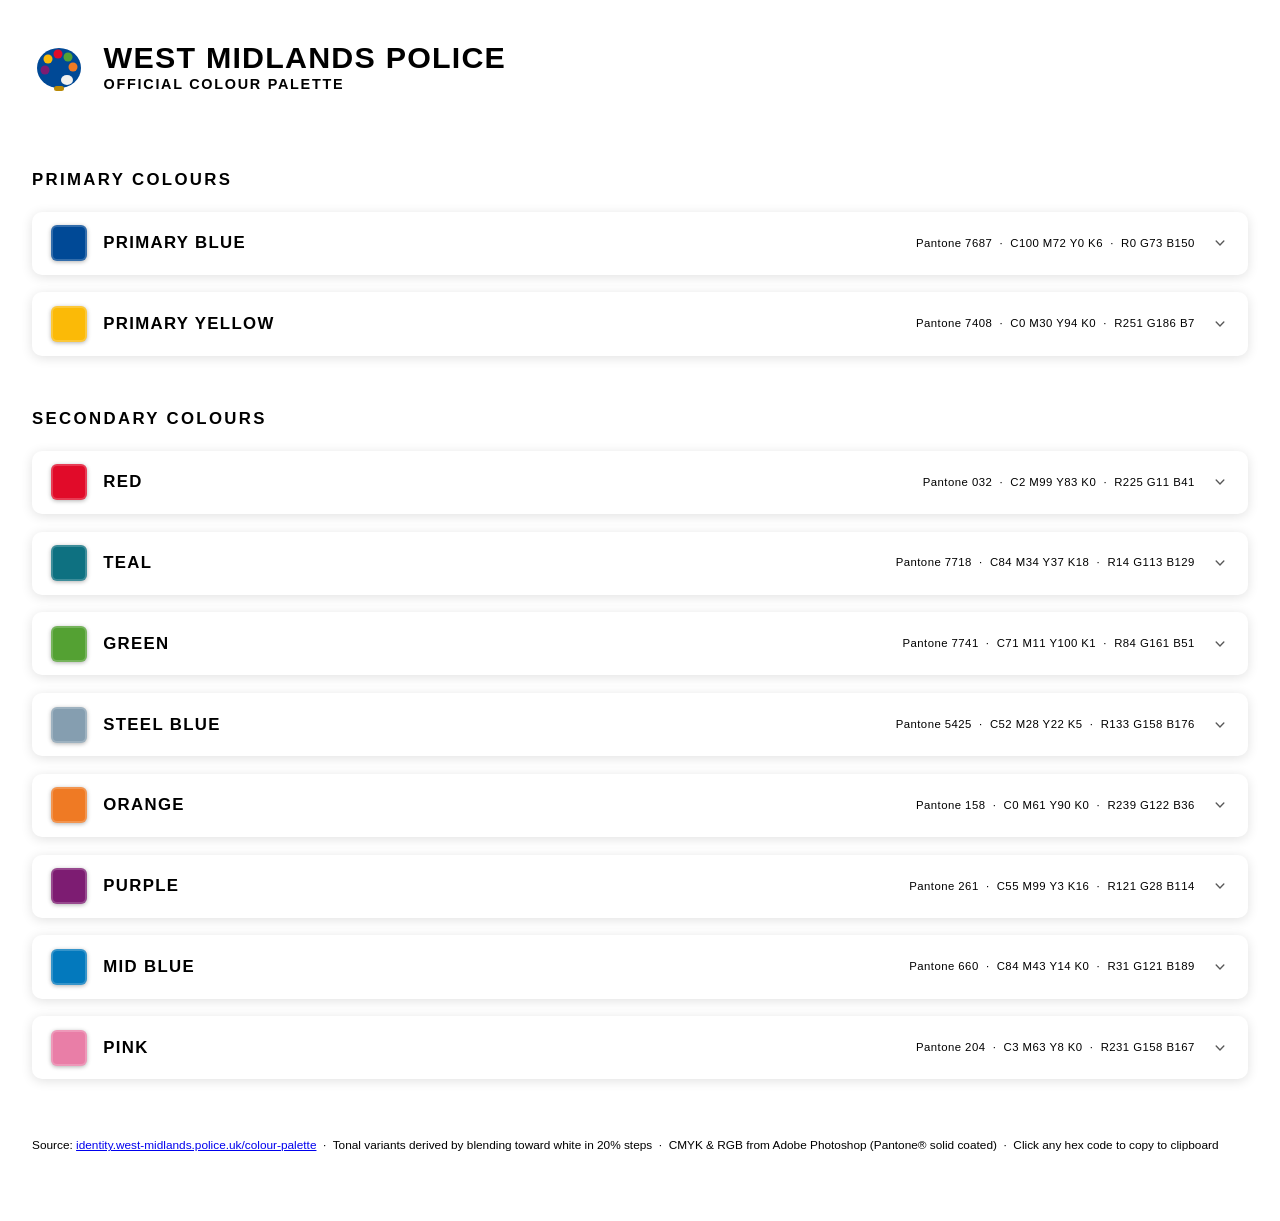
<file: Index.html>
<!DOCTYPE html>

<html lang="en">
<head>
<meta charset="UTF-8">
<meta name="viewport" content="width=device-width, initial-scale=1.0">
<title>West Midlands Police – Colour Palette</title>
<style>
  @import url('https://fonts.googleapis.com/css2?family=Barlow+Condensed:wght@600;700&family=Barlow:wght@400;500;600&display=swap');

/* ── Design tokens ── */
:root {
–wmp-yellow: #fbba07;
–wmp-blue:   #004996;

```
/* Light mode */
--bg:           #f2f2f0;
--surface:      #ffffff;
--surface-alt:  #f7f7f5;
--border:       #e0e0dc;
--text:         #111122;
--text-mid:     #5a5a6b;

--header-bg:    #2c2c38;
--header-text:  #ffffff;
--header-sub:   rgba(255,255,255,0.6);

--th-bg:        #ededeb;
--th-text:      #6b6b7a;
--row-hover:    #f4f4f2;
--primary-mark: var(--wmp-yellow);

--hex-bg:       #f0f0ee;
--hex-border:   #d8d8d4;
--hex-text:     #111122;
--hex-hover-bg: var(--wmp-yellow);
--hex-hover-border: #d4a006;
--hex-hover-text: #111;
--hex-copied-bg: #d4edda;
--hex-copied-border: #54a133;
--hex-copied-text: #1e5c12;

--toast-bg:     #111122;
--toast-text:   #ffffff;

--section-label-text: var(--wmp-blue);
```

}

@media (prefers-color-scheme: dark) {
:root {
–bg:           #14141e;
–surface:      #1e1e2c;
–surface-alt:  #232333;
–border:       #2e2e40;
–text:         #e8e8f0;
–text-mid:     #8888a0;

```
  --header-bg:    #2a2a3a;
  --header-text:  #e8e8f0;
  --header-sub:   rgba(232,232,240,0.5);

  --th-bg:        #202030;
  --th-text:      #7878a0;
  --row-hover:    #242434;
  --primary-mark: var(--wmp-yellow);

  --hex-bg:       #252535;
  --hex-border:   #383850;
  --hex-text:     #e8e8f0;
  --hex-hover-bg: var(--wmp-yellow);
  --hex-hover-border: #d4a006;
  --hex-hover-text: #111;
  --hex-copied-bg: #1a3d20;
  --hex-copied-border: #54a133;
  --hex-copied-text: #7ed479;

  --toast-bg:     #e8e8f0;
  --toast-text:   #111122;

  --section-label-text: #8ab4e8;
}
```

}

*, *::before, *::after { box-sizing: border-box; margin: 0; padding: 0; }

body {
background: var(–bg);
color: var(–text);
font-family: ‘Barlow’, sans-serif;
padding: 2.5rem 2rem 4rem;
transition: background 0.2s, color 0.2s;
}

/* ── Header ── */
header {
display: flex;
align-items: center;
gap: 1.1rem;
margin-bottom: 2.5rem;
}

.palette-logo { flex-shrink: 0; width: 54px; height: 54px; }

h1 {
font-family: ‘Barlow Condensed’, sans-serif;
font-size: 1.9rem; font-weight: 700;
text-transform: uppercase; letter-spacing: 0.04em;
color: var(–wmp-blue); line-height: 1;
}

@media (prefers-color-scheme: dark) {
h1 { color: #8ab4e8; }
}

h1 span {
display: block; font-size: 0.9rem; font-weight: 600;
color: var(–text-mid); letter-spacing: 0.12em;
text-transform: uppercase; margin-top: 0.3rem;
}

/* ── Section label ── */
.section-label {
font-family: ‘Barlow Condensed’, sans-serif;
font-size: 1.05rem; font-weight: 700;
text-transform: uppercase; letter-spacing: 0.14em;
color: var(–section-label-text);
margin: 2.25rem 0 0.9rem;
padding-bottom: 0.45rem;
border-bottom: 3px solid var(–wmp-yellow);
display: inline-block;
}

/* ── Colour group ── */
.colour-group {
background: var(–surface);
border-radius: 10px;
overflow: hidden;
box-shadow: 0 2px 12px rgba(0,0,0,0.12);
margin-bottom: 1.1rem;
border: 1px solid var(–border);
}

/* ── Collapsible header ── */
.group-header {
display: flex;
align-items: center;
gap: 1rem;
padding: 0.85rem 1.2rem;
background: var(–header-bg);
color: var(–header-text);
cursor: pointer;
user-select: none;
transition: filter 0.15s;
}
.group-header:hover { filter: brightness(1.15); }

.group-core-swatch {
width: 36px; height: 36px;
border-radius: 6px;
border: 2px solid rgba(255,255,255,0.2);
flex-shrink: 0;
box-shadow: 0 1px 4px rgba(0,0,0,0.3);
}

.group-title {
font-family: ‘Barlow Condensed’, sans-serif;
font-size: 1.05rem; font-weight: 700;
text-transform: uppercase; letter-spacing: 0.08em;
flex: 1;
color: var(–header-text);
}

.group-meta {
font-size: 0.71rem;
color: var(–header-sub);
font-family: ‘Barlow Condensed’, sans-serif;
letter-spacing: 0.04em;
text-align: right; line-height: 1.7;
}

.chevron {
flex-shrink: 0; width: 18px; height: 18px;
opacity: 0.65;
transition: transform 0.25s ease;
color: var(–header-text);
}
.colour-group.open .chevron { transform: rotate(180deg); }

/* ── Collapsible body ── */
.group-body {
display: grid;
grid-template-rows: 0fr;
transition: grid-template-rows 0.28s ease;
}
.colour-group.open .group-body { grid-template-rows: 1fr; }
.group-body-inner { overflow: hidden; }

/* ── Table ── */
.palette-table {
width: 100%;
border-collapse: collapse;
font-size: 0.875rem;
}

.palette-table thead tr { background: var(–th-bg); }

.palette-table thead th {
padding: 0.55rem 1.1rem;
text-align: left;
font-family: ‘Barlow Condensed’, sans-serif;
font-weight: 600; font-size: 0.74rem;
letter-spacing: 0.1em; text-transform: uppercase;
color: var(–th-text);
border-bottom: 1px solid var(–border);
}

.palette-table tbody tr {
border-bottom: 1px solid var(–border);
transition: background 0.12s;
}
.palette-table tbody tr:last-child { border-bottom: none; }
.palette-table tbody tr:hover { background: var(–row-hover); }

.palette-table td {
padding: 0.7rem 1.1rem;
vertical-align: middle;
color: var(–text);
}

/* ── Swatch ── */
.swatch-cell { display: flex; align-items: center; gap: 0.85rem; }

.swatch {
width: 42px; height: 42px;
border-radius: 6px; flex-shrink: 0;
border: 1px solid rgba(128,128,128,0.2);
box-shadow: 0 1px 4px rgba(0,0,0,0.15);
}

.tone-label {
font-family: ‘Barlow Condensed’, sans-serif;
font-size: 0.95rem; font-weight: 600;
letter-spacing: 0.04em;
color: var(–text);
}
.tone-sub { font-size: 0.73rem; color: var(–text-mid); margin-top: 2px; }

/* ── Hex badge ── */
.hex-badge {
display: inline-flex;
align-items: center;
gap: 0.35rem;
font-family: ‘Courier New’, monospace;
font-size: 0.82rem; font-weight: 600;
background: var(–hex-bg);
border: 1px solid var(–hex-border);
border-radius: 4px;
padding: 0.2rem 0.55rem;
color: var(–hex-text);
letter-spacing: 0.05em;
cursor: pointer;
transition: background 0.15s, border-color 0.15s, color 0.15s;
white-space: nowrap;
}
.hex-badge svg { flex-shrink: 0; opacity: 0.4; transition: opacity 0.15s; }
.hex-badge:hover {
background: var(–hex-hover-bg);
border-color: var(–hex-hover-border);
color: var(–hex-hover-text);
}
.hex-badge:hover svg { opacity: 0.7; }
.hex-badge.copied {
background: var(–hex-copied-bg);
border-color: var(–hex-copied-border);
color: var(–hex-copied-text);
}

/* ── Tint bar ── */
.tone-bar-wrap { display: flex; align-items: center; gap: 0.5rem; }
.tone-bar {
height: 8px; border-radius: 4px;
width: 80px; flex-shrink: 0;
border: 1px solid rgba(128,128,128,0.15);
}
.tone-pct { font-size: 0.73rem; color: var(–text-mid); white-space: nowrap; }

/* ── Primary row ── */
.is-primary { background: var(–surface-alt); }
.is-primary td:first-child { border-left: 3px solid var(–primary-mark); }

.code-small { font-family: ‘Courier New’, monospace; font-size: 0.75rem; color: var(–text-mid); }

/* ── Toast ── */
#toast {
position: fixed; bottom: 1.5rem; right: 1.5rem;
background: var(–toast-bg); color: var(–toast-text);
font-family: ‘Barlow’, sans-serif;
font-size: 0.82rem; font-weight: 500;
padding: 0.5rem 1rem; border-radius: 6px;
opacity: 0; pointer-events: none;
transition: opacity 0.2s;
z-index: 999;
box-shadow: 0 4px 16px rgba(0,0,0,0.25);
}
#toast.show { opacity: 1; }

/* ── Footer ── */
footer {
margin-top: 2.5rem; font-size: 0.74rem; color: var(–text-mid);
border-top: 1px solid var(–border); padding-top: 1rem; line-height: 1.8;
}
footer a { color: var(–wmp-blue); }
@media (prefers-color-scheme: dark) { footer a { color: #8ab4e8; } }

@media (max-width: 680px) {
.palette-table thead th:nth-child(4),
.palette-table td:nth-child(4) { display: none; }
.group-meta { display: none; }
body { padding: 1.25rem 0.75rem 3rem; }
}
</style>

</head>
<body>

<header>
  <svg class="palette-logo" viewBox="0 0 54 54" fill="none" xmlns="http://www.w3.org/2000/svg" aria-hidden="true">
    <ellipse cx="27" cy="28" rx="22" ry="20" fill="#004996"/>
    <ellipse cx="35" cy="40" rx="6" ry="5" fill="#f2f2f0"/>
    <circle cx="16" cy="19" r="4.5" fill="#fbba07"/>
    <circle cx="26" cy="14" r="4.5" fill="#e10b29"/>
    <circle cx="36" cy="17" r="4.5" fill="#54a133"/>
    <circle cx="41" cy="27" r="4.5" fill="#ef7a24"/>
    <circle cx="13" cy="30" r="4.5" fill="#7d1c72"/>
    <rect x="22" y="46" width="10" height="5" rx="2.5" fill="#b98a06"/>
  </svg>
  <h1>West Midlands Police
    <span>Official Colour Palette</span>
  </h1>
</header>

<div id="palette-root"></div>
<div id="toast"></div>

<footer>
  Source: <a href="https://identity.west-midlands.police.uk/colour-palette/" target="_blank">identity.west-midlands.police.uk/colour-palette</a>
  &nbsp;·&nbsp; Tonal variants derived by blending toward white in 20% steps
  &nbsp;·&nbsp; CMYK &amp; RGB from Adobe Photoshop (Pantone® solid coated)
  &nbsp;·&nbsp; Click any hex code to copy to clipboard
</footer>

<script>
function hexToRgb(hex) {
  const h = hex.replace('#','');
  return [parseInt(h.slice(0,2),16), parseInt(h.slice(2,4),16), parseInt(h.slice(4,6),16)];
}
function rgbToHex(r,g,b) {
  return '#' + [r,g,b].map(v => Math.round(v).toString(16).padStart(2,'0')).join('');
}
function tint(hex, t) {
  const [r,g,b] = hexToRgb(hex);
  return rgbToHex(r+(255-r)*t, g+(255-g)*t, b+(255-b)*t);
}
function buildTones(hex) {
  return [0,0.2,0.4,0.6,0.8].map((t,i) => ({
    hex: tint(hex,t),
    pct: [100,80,60,40,20][i]+'%',
  }));
}

const toast = document.getElementById('toast');
let toastTimer;
function copyHex(hex, el) {
  navigator.clipboard.writeText(hex).then(() => {
    el.classList.add('copied');
    el.querySelector('.hex-text').textContent = 'Copied!';
    clearTimeout(toastTimer);
    toast.textContent = `${hex} copied to clipboard`;
    toast.classList.add('show');
    toastTimer = setTimeout(() => {
      toast.classList.remove('show');
      el.classList.remove('copied');
      el.querySelector('.hex-text').textContent = hex;
    }, 1800);
  });
}

const clipIcon = `<svg width="11" height="11" viewBox="0 0 16 16" fill="currentColor">
  <path d="M4 1.5H3a2 2 0 0 0-2 2V14a2 2 0 0 0 2 2h10a2 2 0 0 0 2-2V3.5a2 2 0 0 0-2-2h-1v1h1a1 1 0 0 1 1 1V14a1 1 0 0 1-1 1H3a1 1 0 0 1-1-1V3.5a1 1 0 0 1 1-1h1z"/>
  <path d="M9.5 1a.5.5 0 0 1 .5.5v1a.5.5 0 0 1-.5.5h-3a.5.5 0 0 1-.5-.5v-1a.5.5 0 0 1 .5-.5zm-3-1A1.5 1.5 0 0 0 5 1.5v1A1.5 1.5 0 0 0 6.5 4h3A1.5 1.5 0 0 0 11 2.5v-1A1.5 1.5 0 0 0 9.5 0z"/>
</svg>`;

const chevronSVG = `<svg class="chevron" viewBox="0 0 20 20" fill="currentColor">
  <path fill-rule="evenodd" d="M5.23 7.21a.75.75 0 011.06.02L10 11.168l3.71-3.938a.75.75 0 111.08 1.04l-4.25 4.5a.75.75 0 01-1.08 0l-4.25-4.5a.75.75 0 01.02-1.06z" clip-rule="evenodd"/>
</svg>`;

const USES = [
  'Core colour — primary use, headlines, key UI elements',
  'Strong accent, hover / active states, secondary emphasis',
  'Mid-tone accent, dividers, icons, supporting elements',
  'Subtle tint, borders, inactive states, background panels',
  'Very light background wash, card fills, table row tinting',
];

const sections = [
  {
    label: 'Primary Colours',
    colours: [
      { name:'Primary Blue',   nickname:'Core brand blue',   hex:'#004996', pantone:'7687', cmyk:'C100 M72 Y0 K6',  rgb:'R0 G73 B150'    },
      { name:'Primary Yellow', nickname:'Core brand yellow', hex:'#fbba07', pantone:'7408', cmyk:'C0 M30 Y94 K0',   rgb:'R251 G186 B7'   },
    ]
  },
  {
    label: 'Secondary Colours',
    colours: [
      { name:'Red',        nickname:'Pantone 032',  hex:'#e10b29', pantone:'032',  cmyk:'C2 M99 Y83 K0',   rgb:'R225 G11 B41'   },
      { name:'Teal',       nickname:'Pantone 7718', hex:'#0e7181', pantone:'7718', cmyk:'C84 M34 Y37 K18', rgb:'R14 G113 B129'  },
      { name:'Green',      nickname:'Pantone 7741', hex:'#54a133', pantone:'7741', cmyk:'C71 M11 Y100 K1', rgb:'R84 G161 B51'   },
      { name:'Steel Blue', nickname:'Pantone 5425', hex:'#859eb0', pantone:'5425', cmyk:'C52 M28 Y22 K5',  rgb:'R133 G158 B176' },
      { name:'Orange',     nickname:'Pantone 158',  hex:'#ef7a24', pantone:'158',  cmyk:'C0 M61 Y90 K0',   rgb:'R239 G122 B36'  },
      { name:'Purple',     nickname:'Pantone 261',  hex:'#7d1c72', pantone:'261',  cmyk:'C55 M99 Y3 K16',  rgb:'R121 G28 B114'  },
      { name:'Mid Blue',   nickname:'Pantone 660',  hex:'#0379bd', pantone:'660',  cmyk:'C84 M43 Y14 K0',  rgb:'R31 G121 B189'  },
      { name:'Pink',       nickname:'Pantone 204',  hex:'#e97ea7', pantone:'204',  cmyk:'C3 M63 Y8 K0',    rgb:'R231 G158 B167' },
    ]
  },
];

const root = document.getElementById('palette-root');

sections.forEach(section => {
  const labelEl = document.createElement('div');
  labelEl.className = 'section-label';
  labelEl.textContent = section.label;
  root.appendChild(labelEl);

  section.colours.forEach(colour => {
    const group = document.createElement('div');
    group.className = 'colour-group';

    group.innerHTML = `
      <div class="group-header" role="button" aria-expanded="false" tabindex="0">
        <div class="group-core-swatch" style="background:${colour.hex};"></div>
        <div class="group-title">${colour.name}</div>
        <div class="group-meta">Pantone ${colour.pantone} &nbsp;·&nbsp; ${colour.cmyk} &nbsp;·&nbsp; ${colour.rgb}</div>
        ${chevronSVG}
      </div>
      <div class="group-body">
        <div class="group-body-inner">
          <table class="palette-table">
            <thead>
              <tr>
                <th>Swatch &amp; Tone</th>
                <th>Hex</th>
                <th>Tint</th>
                <th>Suggested Use</th>
              </tr>
            </thead>
            <tbody></tbody>
          </table>
        </div>
      </div>
    `;

    const hdr = group.querySelector('.group-header');
    hdr.addEventListener('click', () => {
      const open = group.classList.toggle('open');
      hdr.setAttribute('aria-expanded', open);
    });
    hdr.addEventListener('keydown', e => {
      if (e.key === 'Enter' || e.key === ' ') { e.preventDefault(); hdr.click(); }
    });

    const tbody = group.querySelector('tbody');
    buildTones(colour.hex).forEach((tone, i) => {
      const tr = document.createElement('tr');
      if (i === 0) tr.className = 'is-primary';
      tr.innerHTML = `
        <td>
          <div class="swatch-cell">
            <div class="swatch" style="background:${tone.hex};"></div>
            <div>
              <div class="tone-label">${colour.name} ${tone.pct}</div>
              <div class="tone-sub">${i === 0 ? colour.nickname : tone.pct + ' tint toward white'}</div>
            </div>
          </div>
        </td>
        <td>
          <span class="hex-badge" data-hex="${tone.hex}">
            ${clipIcon}
            <span class="hex-text">${tone.hex}</span>
          </span>
        </td>
        <td>
          <div class="tone-bar-wrap">
            <div class="tone-bar" style="background:${tone.hex};"></div>
            <span class="tone-pct">${tone.pct}</span>
          </div>
        </td>
        <td class="code-small">${USES[i]}</td>
      `;
      tr.querySelector('.hex-badge').addEventListener('click', function() {
        copyHex(tone.hex, this);
      });
      tbody.appendChild(tr);
    });

    root.appendChild(group);
  });
});
</script>

</body>
</html>
</file>
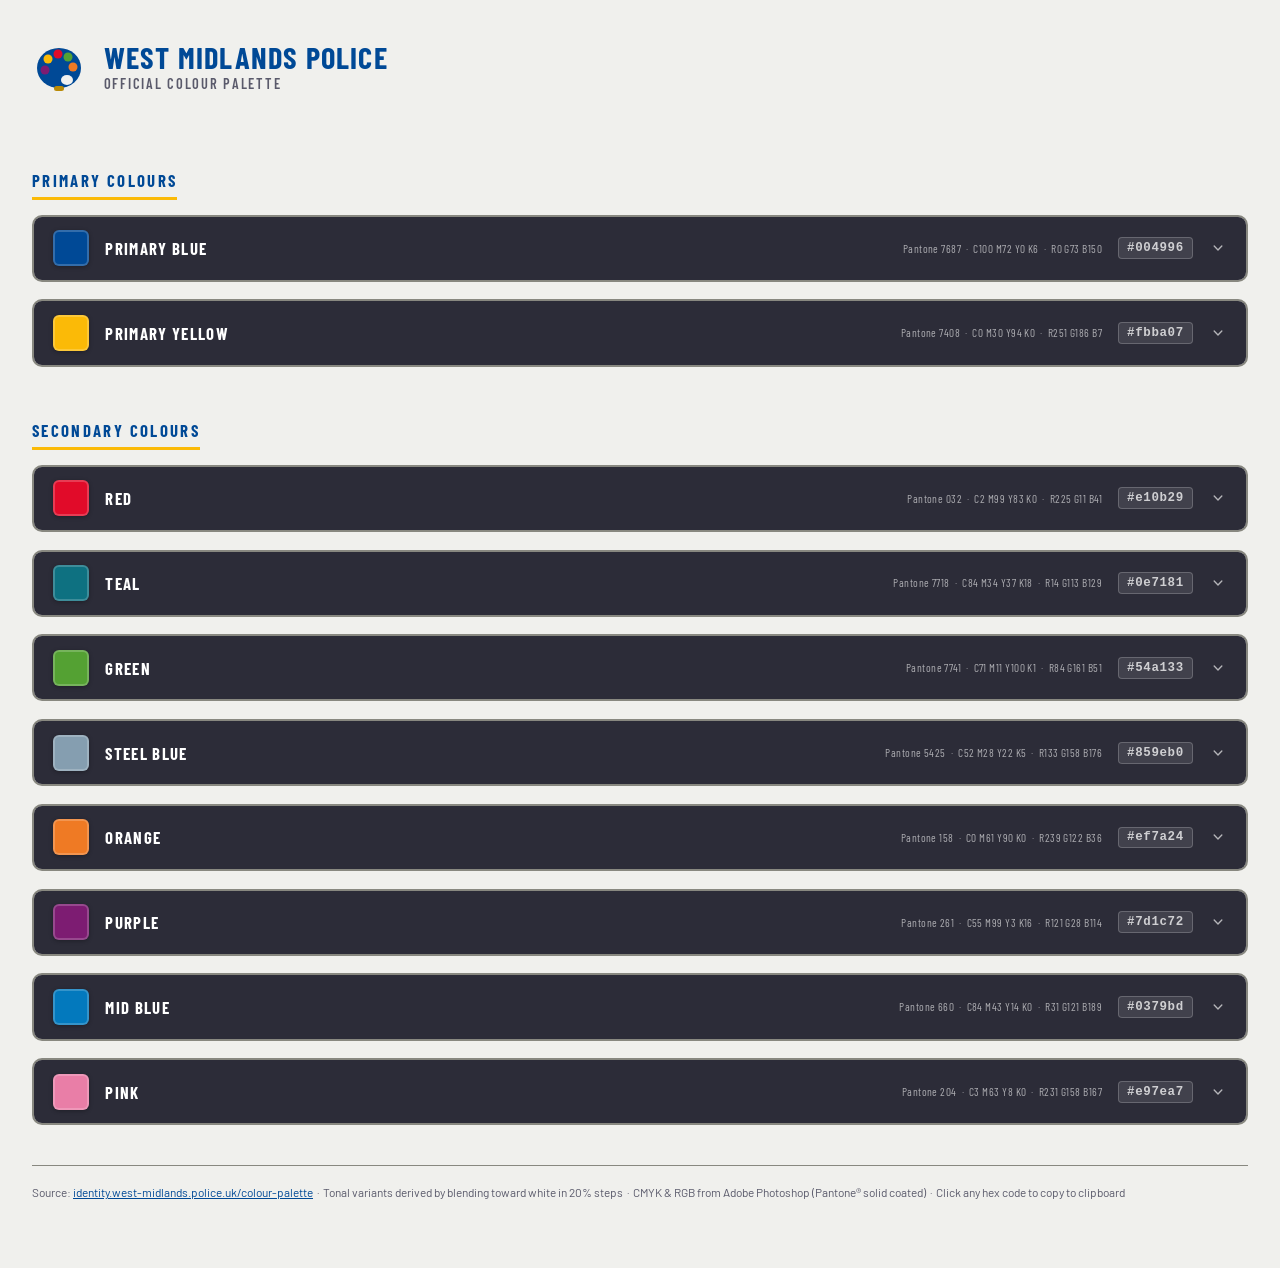
<file: index.html>
<!DOCTYPE html>
<html lang="en">
<head>
<meta charset="UTF-8">
<meta name="viewport" content="width=device-width, initial-scale=1.0">
<title>West Midlands Police – Colour Palette</title>
<meta name="color-scheme" content="light dark">
<style>
  @import url('https://fonts.googleapis.com/css2?family=Barlow+Condensed:wght@600;700&family=Barlow:wght@400;500;600&display=swap');

  /* ── Design tokens ── */
  html {
    color-scheme: light dark;
  }

  :root {
    color-scheme: light dark;
    --wmp-yellow: #fbba07;
    --wmp-blue:   #004996;

    /* Light mode */
    --bg:           #f0f0ed;
    --surface:      #ffffff;
    --surface-alt:  #f7f7f4;
    --border:       #888880;
    --text:         #111122;
    --text-mid:     #5a5a6b;

    --header-bg:    #2c2c38;
    --header-text:  #ffffff;
    --header-sub:   rgba(255,255,255,0.6);

    --th-bg:        #ededeb;
    --th-text:      #6b6b7a;
    --row-hover:    #f4f4f2;
    --primary-mark: var(--wmp-yellow);

    --hex-bg:       #f0f0ee;
    --hex-border:   #d8d8d4;
    --hex-text:     #111122;
    --hex-hover-bg: var(--wmp-yellow);
    --hex-hover-border: #d4a006;
    --hex-hover-text: #111;
    --hex-copied-bg: #d4edda;
    --hex-copied-border: #54a133;
    --hex-copied-text: #1e5c12;

    --toast-bg:     #111122;
    --toast-text:   #ffffff;

    --section-label-text: var(--wmp-blue);
  }

  @media (prefers-color-scheme: dark) {
    :root {
      --bg:           #0e0e16;
      --surface:      #2a2a3c;
      --surface-alt:  #30303e;
      --border:       #3a3a52;
      --text:         #e8e8f0;
      --text-mid:     #8888a0;

      --header-bg:    #2a2a3a;
      --header-text:  #e8e8f0;
      --header-sub:   rgba(232,232,240,0.5);

      --th-bg:        #202030;
      --th-text:      #7878a0;
      --row-hover:    #242434;
      --primary-mark: var(--wmp-yellow);

      --hex-bg:       #252535;
      --hex-border:   #383850;
      --hex-text:     #e8e8f0;
      --hex-hover-bg: var(--wmp-yellow);
      --hex-hover-border: #d4a006;
      --hex-hover-text: #111;
      --hex-copied-bg: #1a3d20;
      --hex-copied-border: #54a133;
      --hex-copied-text: #7ed479;

      --toast-bg:     #e8e8f0;
      --toast-text:   #111122;

      --section-label-text: #8ab4e8;
    }

    body          { background: #0e0e16 !important; color: #e8e8f0 !important; }
    .colour-group { background: #2a2a3c !important; border: 2px solid #3a3a52 !important; }
    .group-header        { background: #2a2a3a !important; color: #e8e8f0 !important; }
    .group-title         { color: #e8e8f0 !important; }
    .group-meta          { color: rgba(232,232,240,0.5) !important; }
    .palette-table thead tr { background: #202030 !important; }
    .palette-table thead th { color: #7878a0 !important; border-color: #3a3a52 !important; }
    .palette-table tbody tr { border-color: #3a3a52 !important; }
    .palette-table tbody tr:hover { background: #242434 !important; }
    .palette-table td    { color: #e8e8f0 !important; }
    .is-primary          { background: #30303e !important; }
    .tone-label          { color: #e8e8f0 !important; }
    .tone-sub            { color: #8888a0 !important; }
    .tone-pct            { color: #8888a0 !important; }
    .code-small          { color: #8888a0 !important; }
    .hex-badge           { background: #252535 !important; border-color: #383850 !important; color: #e8e8f0 !important; }
    .section-label       { color: #8ab4e8 !important; }
    h1                   { color: #8ab4e8 !important; }
    h1 span              { color: #8888a0 !important; }
    footer               { color: #8888a0 !important; border-color: #3a3a52 !important; }
    footer a             { color: #8ab4e8 !important; }
    #toast               { background: #e8e8f0 !important; color: #111122 !important; }
  }

  *, *::before, *::after { box-sizing: border-box; margin: 0; padding: 0; }

  body {
    background: var(--bg);
    color: var(--text);
    font-family: 'Barlow', sans-serif;
    padding: 2.5rem 2rem 4rem;
    transition: background 0.2s, color 0.2s;
  }

  /* Direct overrides for Safari compatibility */
  @media (prefers-color-scheme: light) {
    body          { background: #f0f0ed !important; }
    .colour-group { background: #ffffff !important; border: 2px solid #888880 !important; }
  }

  /* ── Header ── */
  header {
    display: flex;
    align-items: center;
    gap: 1.1rem;
    margin-bottom: 2.5rem;
  }

  .palette-logo { flex-shrink: 0; width: 54px; height: 54px; }

  h1 {
    font-family: 'Barlow Condensed', sans-serif;
    font-size: 1.9rem; font-weight: 700;
    text-transform: uppercase; letter-spacing: 0.04em;
    color: var(--wmp-blue); line-height: 1;
  }

  @media (prefers-color-scheme: dark) {
    h1 { color: #8ab4e8; }
  }

  h1 span {
    display: block; font-size: 0.9rem; font-weight: 600;
    color: var(--text-mid); letter-spacing: 0.12em;
    text-transform: uppercase; margin-top: 0.3rem;
  }

  /* ── Section label ── */
  .section-label {
    font-family: 'Barlow Condensed', sans-serif;
    font-size: 1.05rem; font-weight: 700;
    text-transform: uppercase; letter-spacing: 0.14em;
    color: var(--section-label-text);
    margin: 2.25rem 0 0.9rem;
    padding-bottom: 0.45rem;
    border-bottom: 3px solid var(--wmp-yellow);
    display: inline-block;
  }

  /* ── Colour group ── */
  .colour-group {
    background: var(--surface);
    border-radius: 10px;
    overflow: hidden;
    box-shadow: none;
    margin-bottom: 1.1rem;
    border: 2px solid #888880;
  }

  /* ── Collapsible header ── */
  .group-header {
    display: flex;
    align-items: center;
    gap: 1rem;
    padding: 0.85rem 1.2rem;
    background: var(--header-bg);
    color: var(--header-text);
    cursor: pointer;
    user-select: none;
    transition: filter 0.15s;
  }
  .group-header:hover { filter: brightness(1.15); }

  .group-core-swatch {
    width: 36px; height: 36px;
    border-radius: 6px;
    border: 2px solid rgba(255,255,255,0.2);
    flex-shrink: 0;
    box-shadow: 0 1px 4px rgba(0,0,0,0.3);
  }

  .group-title {
    font-family: 'Barlow Condensed', sans-serif;
    font-size: 1.05rem; font-weight: 700;
    text-transform: uppercase; letter-spacing: 0.08em;
    flex: 1;
    color: var(--header-text);
  }

  .group-meta {
    font-size: 0.71rem;
    color: var(--header-sub);
    font-family: 'Barlow Condensed', sans-serif;
    letter-spacing: 0.04em;
    text-align: right; line-height: 1.7;
  }

  .header-hex {
    font-family: 'Courier New', monospace;
    font-size: 0.78rem; font-weight: 600;
    color: rgba(255,255,255,0.75);
    background: rgba(255,255,255,0.1);
    border: 1px solid rgba(255,255,255,0.2);
    border-radius: 4px;
    padding: 0.18rem 0.5rem;
    letter-spacing: 0.05em;
    cursor: pointer;
    flex-shrink: 0;
    transition: background 0.15s, color 0.15s;
    white-space: nowrap;
  }
  .header-hex:hover { background: var(--wmp-yellow); color: #111; border-color: var(--wmp-yellow); }
  .header-hex.copied { background: #54a133; color: #fff; border-color: #54a133; }

  @media (max-width: 480px) { .header-hex { display: none; } }

  .chevron {
    flex-shrink: 0; width: 18px; height: 18px;
    opacity: 0.65;
    transition: transform 0.25s ease;
    color: var(--header-text);
  }
  .colour-group.open .chevron { transform: rotate(180deg); }

  /* ── Collapsible body ── */
  .group-body {
    display: grid;
    grid-template-rows: 0fr;
    transition: grid-template-rows 0.28s ease;
  }
  .colour-group.open .group-body { grid-template-rows: 1fr; }
  .group-body-inner { overflow: hidden; }

  /* ── Table ── */
  .palette-table {
    width: 100%;
    border-collapse: collapse;
    font-size: 0.875rem;
  }

  @media (min-width: 681px) {
    .palette-table { table-layout: fixed; }
    .palette-table th:nth-child(1),
    .palette-table td:nth-child(1) { width: 38%; }
    .palette-table th:nth-child(2),
    .palette-table td:nth-child(2) { width: 16%; }
    .palette-table th:nth-child(3),
    .palette-table td:nth-child(3) { width: 14%; }
    .palette-table th:nth-child(4),
    .palette-table td:nth-child(4) { width: 32%; }
  }

  .palette-table thead tr { background: var(--th-bg); }

  .palette-table thead th {
    padding: 0.55rem 1.1rem;
    text-align: left;
    font-family: 'Barlow Condensed', sans-serif;
    font-weight: 600; font-size: 0.74rem;
    letter-spacing: 0.1em; text-transform: uppercase;
    color: var(--th-text);
    border-bottom: 1px solid var(--border);
  }

  .palette-table tbody tr {
    border-bottom: 1px solid var(--border);
    transition: background 0.12s;
  }
  .palette-table tbody tr:last-child { border-bottom: none; }
  .palette-table tbody tr:hover { background: var(--row-hover); }

  .palette-table td {
    padding: 0.7rem 1.1rem;
    vertical-align: middle;
    color: var(--text);
  }

  /* ── Swatch ── */
  .swatch-cell { display: flex; align-items: center; gap: 0.85rem; }

  .swatch {
    width: 42px; height: 42px;
    border-radius: 6px; flex-shrink: 0;
    border: 1px solid rgba(128,128,128,0.2);
    box-shadow: 0 1px 4px rgba(0,0,0,0.15);
  }

  .tone-label {
    font-family: 'Barlow Condensed', sans-serif;
    font-size: 0.95rem; font-weight: 600;
    letter-spacing: 0.04em;
    color: var(--text);
  }
  .tone-sub { font-size: 0.73rem; color: var(--text-mid); margin-top: 2px; }

  /* ── Hex badge ── */
  .hex-badge {
    display: inline-flex;
    align-items: center;
    gap: 0.35rem;
    font-family: 'Courier New', monospace;
    font-size: 0.82rem; font-weight: 600;
    background: var(--hex-bg);
    border: 1px solid var(--hex-border);
    border-radius: 4px;
    padding: 0.2rem 0.55rem;
    color: var(--hex-text);
    letter-spacing: 0.05em;
    cursor: pointer;
    transition: background 0.15s, border-color 0.15s, color 0.15s;
    white-space: nowrap;
  }
  .hex-badge svg { flex-shrink: 0; opacity: 0.4; transition: opacity 0.15s; }
  .hex-badge:hover {
    background: var(--hex-hover-bg);
    border-color: var(--hex-hover-border);
    color: var(--hex-hover-text);
  }
  .hex-badge:hover svg { opacity: 0.7; }
  .hex-badge.copied {
    background: var(--hex-copied-bg);
    border-color: var(--hex-copied-border);
    color: var(--hex-copied-text);
  }

  /* ── Tint bar ── */
  .tone-bar-wrap { display: flex; align-items: center; gap: 0.4rem; }
  .tone-bar {
    height: 8px; border-radius: 4px;
    width: 80px; flex-shrink: 0;
    border: 1px solid rgba(128,128,128,0.15);
  }
  .tone-pct { font-size: 0.73rem; color: var(--text-mid); white-space: nowrap; }

  @media (max-width: 680px) {
    .tone-bar { width: 32px; }
  }

  /* ── Primary row ── */
  .is-primary { background: var(--surface-alt); }
  .is-primary td:first-child { border-left: 3px solid var(--primary-mark); }

  .code-small { font-family: 'Courier New', monospace; font-size: 0.75rem; color: var(--text-mid); }

  /* ── Toast ── */
  #toast {
    position: fixed; bottom: 1.5rem; right: 1.5rem;
    background: var(--toast-bg); color: var(--toast-text);
    font-family: 'Barlow', sans-serif;
    font-size: 0.82rem; font-weight: 500;
    padding: 0.5rem 1rem; border-radius: 6px;
    opacity: 0; pointer-events: none;
    transition: opacity 0.2s;
    z-index: 999;
    box-shadow: 0 4px 16px rgba(0,0,0,0.25);
  }
  #toast.show { opacity: 1; }

  /* ── Footer ── */
  footer {
    margin-top: 2.5rem; font-size: 0.74rem; color: var(--text-mid);
    border-top: 1px solid var(--border); padding-top: 1rem; line-height: 1.8;
  }
  footer a { color: var(--wmp-blue); }
  @media (prefers-color-scheme: dark) { footer a { color: #8ab4e8; } }

  @media (max-width: 680px) {
    .palette-table thead th:nth-child(4),
    .palette-table td:nth-child(4) { display: none; }
    .group-meta { display: none; }
    body { padding: 1.25rem 0.75rem 3rem; }
  }
</style>
</head>
<body>

<header>
  <svg class="palette-logo" viewBox="0 0 54 54" fill="none" xmlns="http://www.w3.org/2000/svg" aria-hidden="true">
    <ellipse cx="27" cy="28" rx="22" ry="20" fill="#004996"/>
    <ellipse cx="35" cy="40" rx="6" ry="5" fill="#f2f2f0"/>
    <circle cx="16" cy="19" r="4.5" fill="#fbba07"/>
    <circle cx="26" cy="14" r="4.5" fill="#e10b29"/>
    <circle cx="36" cy="17" r="4.5" fill="#54a133"/>
    <circle cx="41" cy="27" r="4.5" fill="#ef7a24"/>
    <circle cx="13" cy="30" r="4.5" fill="#7d1c72"/>
    <rect x="22" y="46" width="10" height="5" rx="2.5" fill="#b98a06"/>
  </svg>
  <h1>West Midlands Police
    <span>Official Colour Palette</span>
  </h1>
</header>

<div id="palette-root"></div>
<div id="toast"></div>

<footer>
  Source: <a href="https://identity.west-midlands.police.uk/colour-palette/" target="_blank">identity.west-midlands.police.uk/colour-palette</a>
  &nbsp;·&nbsp; Tonal variants derived by blending toward white in 20% steps
  &nbsp;·&nbsp; CMYK &amp; RGB from Adobe Photoshop (Pantone® solid coated)
  &nbsp;·&nbsp; Click any hex code to copy to clipboard
</footer>

<script>
function hexToRgb(hex) {
  const h = hex.replace('#','');
  return [parseInt(h.slice(0,2),16), parseInt(h.slice(2,4),16), parseInt(h.slice(4,6),16)];
}
function rgbToHex(r,g,b) {
  return '#' + [r,g,b].map(v => Math.round(v).toString(16).padStart(2,'0')).join('');
}
function tint(hex, t) {
  const [r,g,b] = hexToRgb(hex);
  return rgbToHex(r+(255-r)*t, g+(255-g)*t, b+(255-b)*t);
}
function buildTones(hex) {
  return [0,0.2,0.4,0.6,0.8].map((t,i) => ({
    hex: tint(hex,t),
    pct: [100,80,60,40,20][i]+'%',
  }));
}

const toast = document.getElementById('toast');
let toastTimer;
function copyHex(hex, el) {
  navigator.clipboard.writeText(hex).then(() => {
    el.classList.add('copied');
    el.querySelector('.hex-text').textContent = 'Copied!';
    clearTimeout(toastTimer);
    toast.textContent = `${hex} copied to clipboard`;
    toast.classList.add('show');
    toastTimer = setTimeout(() => {
      toast.classList.remove('show');
      el.classList.remove('copied');
      el.querySelector('.hex-text').textContent = hex;
    }, 1800);
  });
}

const clipIcon = `<svg width="11" height="11" viewBox="0 0 16 16" fill="currentColor">
  <path d="M4 1.5H3a2 2 0 0 0-2 2V14a2 2 0 0 0 2 2h10a2 2 0 0 0 2-2V3.5a2 2 0 0 0-2-2h-1v1h1a1 1 0 0 1 1 1V14a1 1 0 0 1-1 1H3a1 1 0 0 1-1-1V3.5a1 1 0 0 1 1-1h1z"/>
  <path d="M9.5 1a.5.5 0 0 1 .5.5v1a.5.5 0 0 1-.5.5h-3a.5.5 0 0 1-.5-.5v-1a.5.5 0 0 1 .5-.5zm-3-1A1.5 1.5 0 0 0 5 1.5v1A1.5 1.5 0 0 0 6.5 4h3A1.5 1.5 0 0 0 11 2.5v-1A1.5 1.5 0 0 0 9.5 0z"/>
</svg>`;

const chevronSVG = `<svg class="chevron" viewBox="0 0 20 20" fill="currentColor">
  <path fill-rule="evenodd" d="M5.23 7.21a.75.75 0 011.06.02L10 11.168l3.71-3.938a.75.75 0 111.08 1.04l-4.25 4.5a.75.75 0 01-1.08 0l-4.25-4.5a.75.75 0 01.02-1.06z" clip-rule="evenodd"/>
</svg>`;

const USES = [
  'Core colour — primary use, headlines, key UI elements',
  'Strong accent, hover / active states, secondary emphasis',
  'Mid-tone accent, dividers, icons, supporting elements',
  'Subtle tint, borders, inactive states, background panels',
  'Very light background wash, card fills, table row tinting',
];

const sections = [
  {
    label: 'Primary Colours',
    colours: [
      { name:'Primary Blue',   nickname:'Core brand blue',   hex:'#004996', pantone:'7687', cmyk:'C100 M72 Y0 K6',  rgb:'R0 G73 B150'    },
      { name:'Primary Yellow', nickname:'Core brand yellow', hex:'#fbba07', pantone:'7408', cmyk:'C0 M30 Y94 K0',   rgb:'R251 G186 B7'   },
    ]
  },
  {
    label: 'Secondary Colours',
    colours: [
      { name:'Red',        nickname:'Pantone 032',  hex:'#e10b29', pantone:'032',  cmyk:'C2 M99 Y83 K0',   rgb:'R225 G11 B41'   },
      { name:'Teal',       nickname:'Pantone 7718', hex:'#0e7181', pantone:'7718', cmyk:'C84 M34 Y37 K18', rgb:'R14 G113 B129'  },
      { name:'Green',      nickname:'Pantone 7741', hex:'#54a133', pantone:'7741', cmyk:'C71 M11 Y100 K1', rgb:'R84 G161 B51'   },
      { name:'Steel Blue', nickname:'Pantone 5425', hex:'#859eb0', pantone:'5425', cmyk:'C52 M28 Y22 K5',  rgb:'R133 G158 B176' },
      { name:'Orange',     nickname:'Pantone 158',  hex:'#ef7a24', pantone:'158',  cmyk:'C0 M61 Y90 K0',   rgb:'R239 G122 B36'  },
      { name:'Purple',     nickname:'Pantone 261',  hex:'#7d1c72', pantone:'261',  cmyk:'C55 M99 Y3 K16',  rgb:'R121 G28 B114'  },
      { name:'Mid Blue',   nickname:'Pantone 660',  hex:'#0379bd', pantone:'660',  cmyk:'C84 M43 Y14 K0',  rgb:'R31 G121 B189'  },
      { name:'Pink',       nickname:'Pantone 204',  hex:'#e97ea7', pantone:'204',  cmyk:'C3 M63 Y8 K0',    rgb:'R231 G158 B167' },
    ]
  },
];

const root = document.getElementById('palette-root');

sections.forEach(section => {
  const labelEl = document.createElement('div');
  labelEl.className = 'section-label';
  labelEl.textContent = section.label;
  root.appendChild(labelEl);

  section.colours.forEach(colour => {
    const group = document.createElement('div');
    group.className = 'colour-group';

    group.innerHTML = `
      <div class="group-header" role="button" aria-expanded="false" tabindex="0">
        <div class="group-core-swatch" style="background:${colour.hex};"></div>
        <div class="group-title">${colour.name}</div>
        <div class="group-meta">Pantone ${colour.pantone} &nbsp;·&nbsp; ${colour.cmyk} &nbsp;·&nbsp; ${colour.rgb}</div>
        <span class="header-hex" data-hex="${colour.hex}">${colour.hex}</span>
        ${chevronSVG}
      </div>
      <div class="group-body">
        <div class="group-body-inner">
          <table class="palette-table">
            <thead>
              <tr>
                <th>Swatch &amp; Tone</th>
                <th>Hex</th>
                <th>Tint</th>
                <th>Suggested Use</th>
              </tr>
            </thead>
            <tbody></tbody>
          </table>
        </div>
      </div>
    `;

    const hdr = group.querySelector('.group-header');
    hdr.addEventListener('click', () => {
      const open = group.classList.toggle('open');
      hdr.setAttribute('aria-expanded', open);
    });
    hdr.addEventListener('keydown', e => {
      if (e.key === 'Enter' || e.key === ' ') { e.preventDefault(); hdr.click(); }
    });

    const headerHex = group.querySelector('.header-hex');
    headerHex.addEventListener('click', e => {
      e.stopPropagation();
      navigator.clipboard.writeText(colour.hex).then(() => {
        const orig = headerHex.textContent;
        headerHex.textContent = 'Copied!';
        headerHex.classList.add('copied');
        clearTimeout(toastTimer);
        toast.textContent = `${colour.hex} copied to clipboard`;
        toast.classList.add('show');
        toastTimer = setTimeout(() => {
          toast.classList.remove('show');
          headerHex.classList.remove('copied');
          headerHex.textContent = orig;
        }, 1800);
      });
    });

    const tbody = group.querySelector('tbody');
    buildTones(colour.hex).forEach((tone, i) => {
      const tr = document.createElement('tr');
      if (i === 0) tr.className = 'is-primary';
      tr.innerHTML = `
        <td>
          <div class="swatch-cell">
            <div class="swatch" style="background:${tone.hex};"></div>
            <div>
              <div class="tone-label">${colour.name} ${tone.pct}</div>
              <div class="tone-sub">${i === 0 ? colour.nickname : tone.pct + ' tint toward white'}</div>
            </div>
          </div>
        </td>
        <td>
          <span class="hex-badge" data-hex="${tone.hex}">
            ${clipIcon}
            <span class="hex-text">${tone.hex}</span>
          </span>
        </td>
        <td>
          <div class="tone-bar-wrap">
            <div class="tone-bar" style="background:${tone.hex};"></div>
            <span class="tone-pct">${tone.pct}</span>
          </div>
        </td>
        <td class="code-small">${USES[i]}</td>
      `;
      tr.querySelector('.hex-badge').addEventListener('click', function() {
        copyHex(tone.hex, this);
      });
      tbody.appendChild(tr);
    });

    root.appendChild(group);
  });
});
</script>
</body>
</html>
</file>
